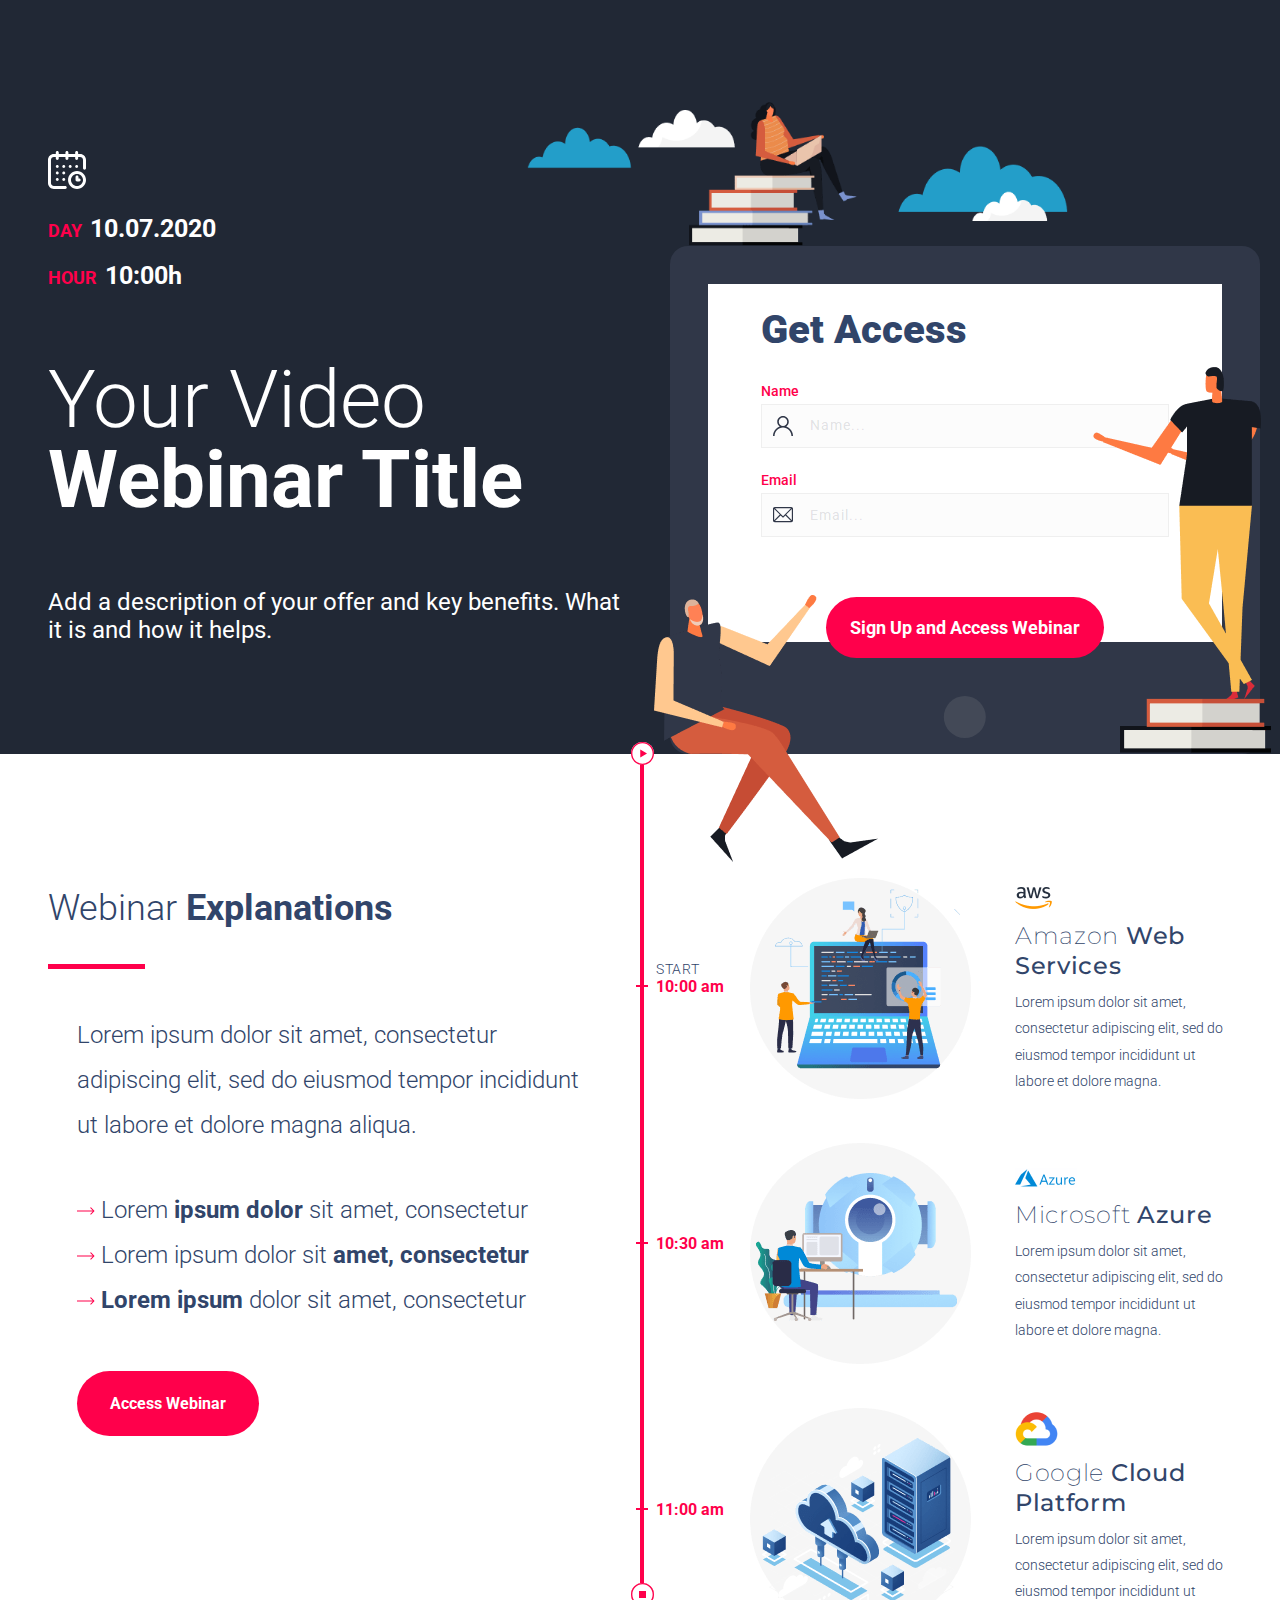
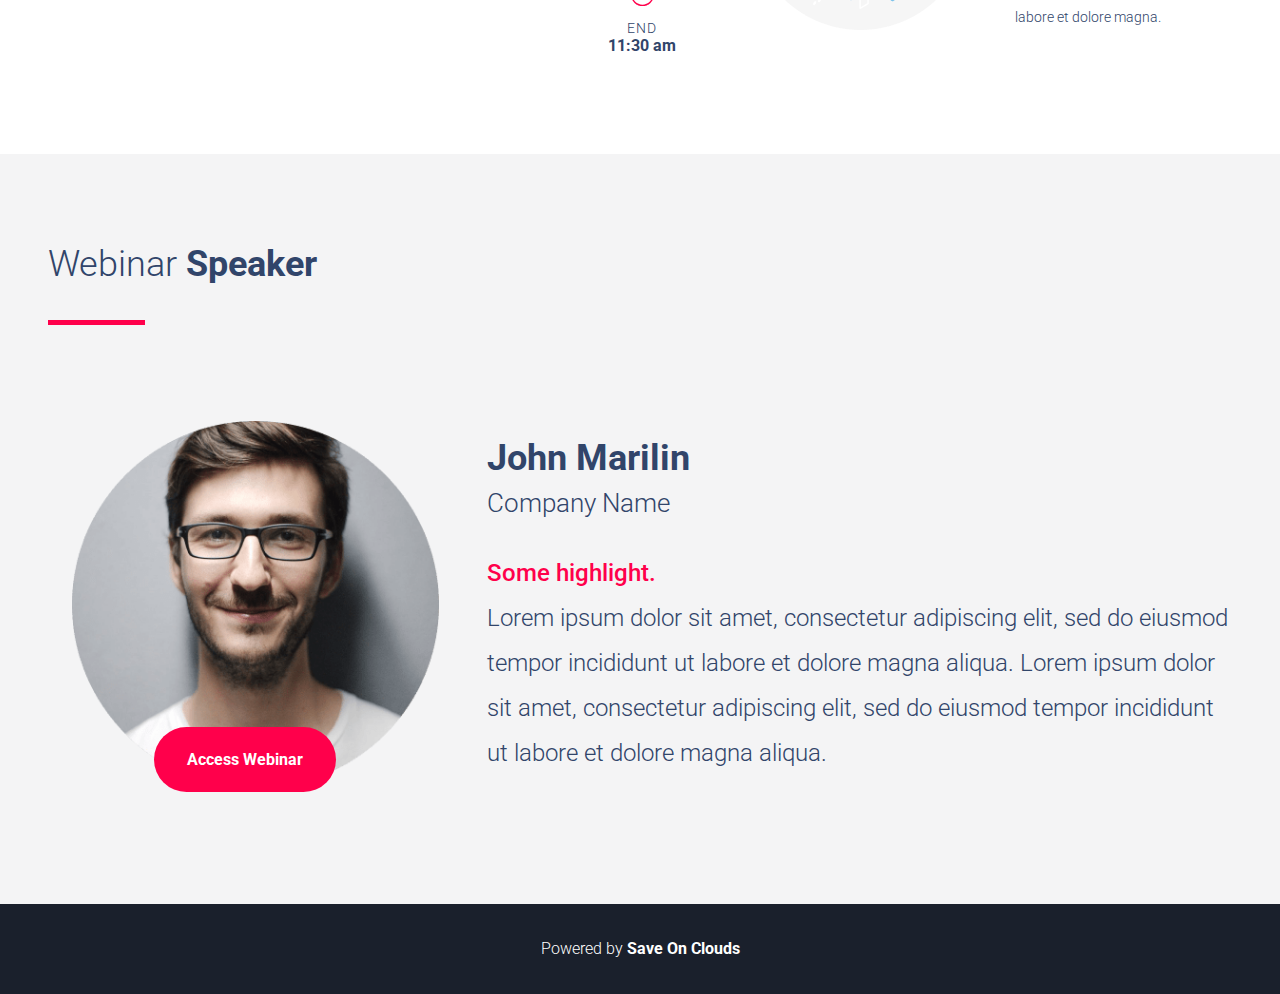
<file: index.html>
﻿<!doctype html>
<html lang="en">
<head>
	<!-- Required meta tags -->
	<meta charset="utf-8">
	<meta name="viewport" content="width=device-width, initial-scale=1, shrink-to-fit=no">

	<!-- add fonts -->
	<link href="https://fonts.googleapis.com/css2?family=Montserrat:wght@200;300;400;500;700&family=Roboto:wght@300;400;500;600;700;900&display=swap" rel="stylesheet">

	<!-- custom styles -->
	<link rel="stylesheet" href="css/main.css">

	<title>Video Webinar</title>

</head>
<body>

	<!-- hero section -->
	<div class="hero" id="hero">
		<div class="container container-hero">
			<div class="row">

				<div class="col-half hero-left-wrapper">
					<div class="hero-left">
						<div class="webinar-time">
							<div class="webinar-icon">
							</div>
							<div class="webinar-date">
								<p><span>Day</span>10.07.2020</p>
								<p><span>Hour</span>10:00h</p>
							</div>
						</div>
						<div class="webinar-title">
							<h1>Your Video <span class="font-bold">Webinar Title</span></h1>
							<p class="subtitle">Add a description of your offer and key benefits. What it is and how it helps.</p>
						</div>
					</div>
				</div>

				<div class="col-half hero-right-wrapper">
					<div class="hero-right">
						<div class="webinar-form-wrapper">
							<p class="form-title">Get Access</p>
							<form action="/" class="webinar-form">
								<div class="form-group">
									<label for="input-name">Name</label>
									<input type="text" class="webinar-input webinar-input-text" name="name" placeholder="Name..." id="input-name" autocomplete="off">
									<label></label>
								</div>
								<div class="form-group">
									<label for="input-email">Email</label>
									<input type="email" class="webinar-input webinar-input-email" name="email" placeholder="Email..." id="input-email" autocomplete="off">
									<label></label>
								</div>
								<button type="submit" class="btn">Sign Up and Access Webinar</button>
							</form>
						</div>
						<div class="form-circle"></div>
					</div>
				</div>

			</div>
		</div>
	</div><!-- hero section -->

	<!-- explanations section -->
	<div class="explanations">
		<div class="container">
			<div class="row">

				<div class="col-half explanations-left">
					<div class="section-title">
						<h2>Webinar <span class="font-bold">Explanations</span></h2>
					</div>
					<div class="explanations-content">
						<p>Lorem ipsum dolor sit amet, consectetur adipiscing elit, sed do eiusmod tempor incididunt ut labore et dolore magna aliqua.</p>
						<div class="explanations-list">
							<ul class="list">
								<li>Lorem <span class="font-bold">ipsum dolor</span> sit amet, consectetur</li>
								<li>Lorem ipsum dolor sit <span class="font-bold">amet, consectetur</span></li>
								<li><span class="font-bold">Lorem ipsum</span> dolor sit amet, consectetur</li>
							</ul>
						</div>
						<a href="#hero" class="btn btn-top">Access Webinar</a>
					</div>
				</div>

				<div class="col-half explanations-right">
					<div class="explanations-line">
						<div class="line-time">
							<span class="line-text">End</span>
							<span class="font-bold">11:30 am</span>
						</div>
					</div>
					<div class="explanations-timeline">
						<div class="timeline-cards">
							<div class="timeline-card">
								<div class="card-time">
									<span class="time-text">Start</span>
									<span>10:00 am</span>
								</div>
								<div class="card-content-wrapper">
									<div class="card-img">
										<img src="img/amazon-img.png" alt="Amazon">
									</div>
									<div class="card-content">
										<img src="img/amazon-icon.png" alt="Icon">
										<h3>Amazon <span class="font-bold">Web Services</span></h3>
										<p>Lorem ipsum dolor sit amet, consectetur adipiscing elit, sed do eiusmod tempor incididunt ut labore et dolore magna. </p>
									</div>
								</div>
							</div>
							<div class="timeline-card">
								<div class="card-time">
									<span>10:30 am</span>
								</div>
								<div class="card-content-wrapper">
									<div class="card-img">
										<img src="img/microsoft-img.png" alt="Microsoft">
									</div>
									<div class="card-content">
										<img src="img/microsoft-icon.png" alt="Icon">
										<h3>Microsoft <span class="font-bold">Azure</span></h3>
										<p>Lorem ipsum dolor sit amet, consectetur adipiscing elit, sed do eiusmod tempor incididunt ut labore et dolore magna. </p>
									</div>
								</div>
							</div>
							<div class="timeline-card">
								<div class="card-time">
									<span>11:00 am</span>
								</div>
								<div class="card-content-wrapper">
									<div class="card-img">
										<img src="img/google-img.png" alt="Google">
									</div>
									<div class="card-content">
										<img src="img/google-icon.png" alt="Icon">
										<h3>Google <span class="font-bold">Cloud Platform</span></h3>
										<p>Lorem ipsum dolor sit amet, consectetur adipiscing elit, sed do eiusmod tempor incididunt ut labore et dolore magna. </p>
									</div>
								</div>
							</div>
						</div>
					</div>
				</div>

			</div>
		</div>
	</div><!-- explanations section -->
	
	<!-- speaker section -->
	<div class="speaker">
		<div class="container">
				
			<div class="section-title">
				<h2>Webinar <span class="font-bold">Speaker</span></h2>
			</div>

			<div class="speaker-content row">

				<div class="col-1-3 speaker-left">
					<div class="speaker-img">
						<img src="img/speaker-img.png" alt="Speaker">
					</div>
					<div class="speaker-btn">
						<a href="#hero" class="btn btn-top">Access Webinar</a>
					</div>
				</div>

				<div class="col-2-3 speaker-right">
					<div class="speaker-text">
						<h3 class="font-bold">John Marilin</h3>
						<p class="speaker-company">Company Name</p>
						<p class="speaker-highlight">Some highlight.</p>
						<p>Lorem ipsum dolor sit amet, consectetur adipiscing elit, sed do eiusmod tempor incididunt ut labore et dolore magna aliqua. Lorem ipsum dolor sit amet, consectetur adipiscing elit, sed do eiusmod tempor incididunt ut labore et dolore magna aliqua.</p>
					</div>
				</div>

			</div>
				
		</div>
	</div>

	<!-- footer section -->
	<footer class="footer">
		<p class="footer-text">Powered by <a href="https://saveonclouds.com/" class="font-bold">Save On Clouds</a></p>
	</footer>


	<!-- Optional JavaScript -->
	<script src="https://code.jquery.com/jquery-3.4.1.min.js"></script>
	<script src="js/custom.js"></script>
	
</body>
</html>
</file>
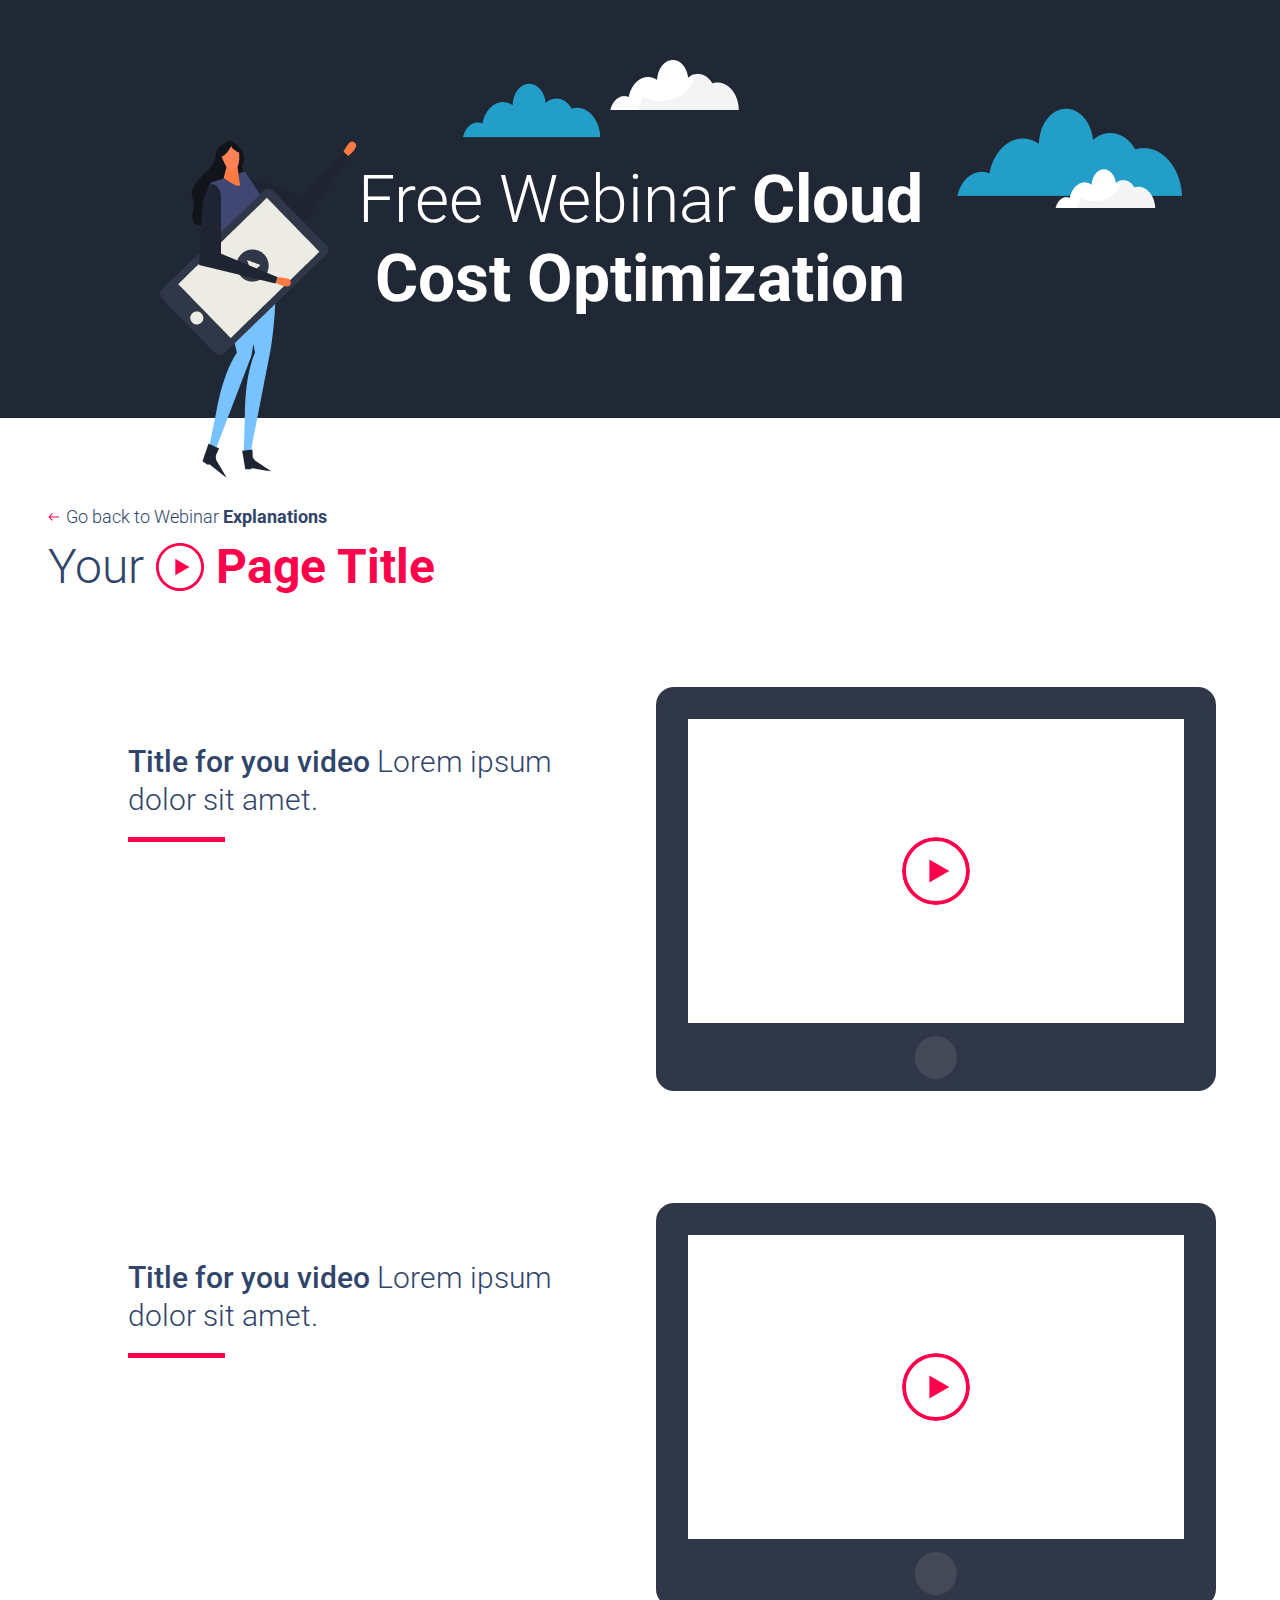
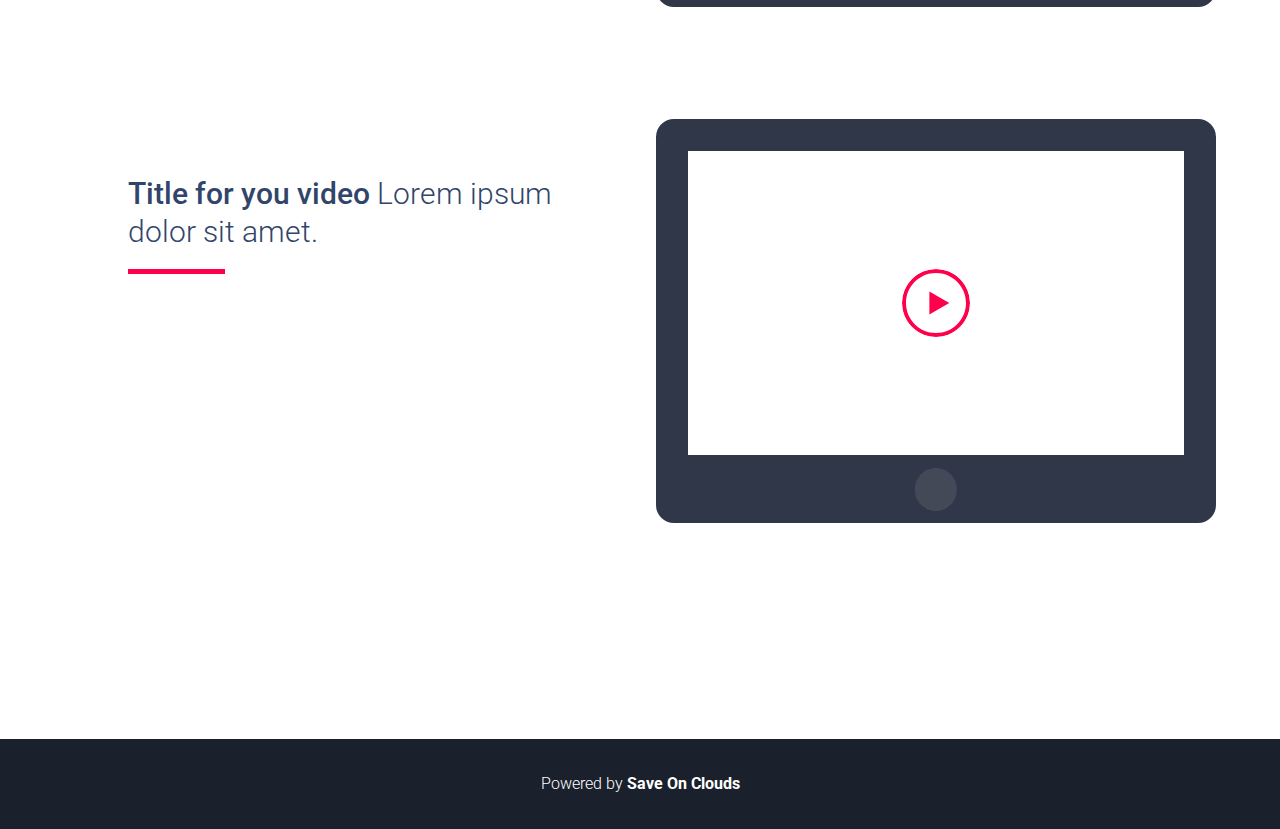
<file: cost-optimization.html>
﻿<!doctype html>
<html lang="en">
<head>
	<!-- Required meta tags -->
	<meta charset="utf-8">
	<meta name="viewport" content="width=device-width, initial-scale=1, shrink-to-fit=no">

	<!-- add fonts -->
	<link href="https://fonts.googleapis.com/css2?family=Montserrat:wght@200;300;400;500;700&family=Roboto:wght@300;400;500;600;700;900&display=swap" rel="stylesheet">

	<!-- custom styles -->
	<link rel="stylesheet" href="css/main.css">

	<title>Cost Optimization</title>

</head>
<body>

	<!-- hero section -->
	<div class="hero-optimization">
		<div class="container optimization-wrapper">
			<div class="optimization-title">
				<h1>Free Webinar <span class="font-bold">Cloud Cost Optimization</span></h1>
			</div>
			<img src="img/optimization-left.png" alt="Image" class="optimization-left">
			<img src="img/optimization-right.png" alt="Image" class="optimization-right">
		</div>
	</div><!-- hero section -->

	<!-- videos section -->
	<div class="videos">
		<div class="container">

			<div class="videos-title">
				<a href="#">Go back to Webinar <span class="font-bold">Explanations</span></a>
				<h2>Your <span class="play-button"></span> <span class="font-bold color-secondary">Page Title</span></h2>
			</div>

			<!-- video section -->
			<div class="row section-video">
				<div class="col-half video-left">
					<div class="section-title">
						<h3><span class="font-bold">Title for you video</span> Lorem ipsum dolor sit amet.</h3>
					</div>
				</div>
				<div class="col-half video-right">
					<div class="video-wrapper">
						<div class="video-wrapper-inner">
							<div class="iframe-wrapper">
								<iframe width="560" height="315" src="https://www.youtube.com/embed/tPgf_btTFlc?ecver=1&amp;rel=0&amp;showinfo=0" frameborder="0" allow="autoplay" allowfullscreen></iframe>
							</div>
							<div class="button-wrapper">
								<span class="play-button">
							</div>
						</div>
						<div class="form-circle"></div>
					</div>
				</div>
			</div>

			<!-- video section -->
			<div class="row section-video">
				<div class="col-half video-left">
					<div class="section-title">
						<h3><span class="font-bold">Title for you video</span> Lorem ipsum dolor sit amet.</h3>
					</div>
				</div>
				<div class="col-half video-right">
					<div class="video-wrapper">
						<div class="video-wrapper-inner">
							<div class="iframe-wrapper">
								<iframe width="560" height="315" src="https://www.youtube.com/embed/tPgf_btTFlc?ecver=1&amp;rel=0&amp;showinfo=0" frameborder="0" allow="autoplay" allowfullscreen></iframe>
							</div>
							<div class="button-wrapper">
								<span class="play-button">
							</div>
						</div>
						<div class="form-circle"></div>
					</div>
				</div>
			</div>

			<!-- video section -->
			<div class="row section-video">
				<div class="col-half video-left">
					<div class="section-title">
						<h3><span class="font-bold">Title for you video</span> Lorem ipsum dolor sit amet.</h3>
					</div>
				</div>
				<div class="col-half video-right">
					<div class="video-wrapper">
						<div class="video-wrapper-inner">
							<div class="iframe-wrapper">
								<iframe width="560" height="315" src="https://www.youtube.com/embed/tPgf_btTFlc?ecver=1&amp;rel=0&amp;showinfo=0" frameborder="0" allow="autoplay" allowfullscreen></iframe>
							</div>
							<div class="button-wrapper">
								<span class="play-button">
							</div>
						</div>
						<div class="form-circle"></div>
					</div>
				</div>
			</div>
			
		</div>
	</div><!-- explanations section -->

	<!-- footer section -->
	<footer class="footer">
		<p class="footer-text">Powered by <a href="https://saveonclouds.com/" class="font-bold">Save On Clouds</a></p>
	</footer>


	<!-- Optional JavaScript -->
	<script src="https://code.jquery.com/jquery-3.4.1.min.js"></script>
	<script src="js/custom.js"></script>
	
</body>
</html>
</file>
<file: css/main.css>
* {
  -webkit-box-sizing: border-box;
  box-sizing: border-box;
}

body {
  margin: 0;
  border: 0;
  padding: 0;
  outline: 0;
  font-size: 100%;
  vertical-align: baseline;
  background: transparent;
}

a {
  color: #fff;
  text-decoration: none;
  outline: none;
}

input,
button,
textarea,
select {
  -webkit-appearance: none;
  outline: none;
}

ol,
ul,
li {
  list-style: none;
  margin: 0;
  padding: 0;
}

img {
  max-width: 100%;
  border: none;
  outline: none;
}

.container {
  width: 100%;
  max-width: 1440px;
  margin: 0 auto;
  padding-left: 6.125rem;
  padding-right: 6.125rem;
}

.container.container-hero {
  padding-right: 1.25rem;
}

@media screen and (max-width: 1366px) {
  .container {
    padding-left: 3rem;
    padding-right: 3rem;
  }
}

@media screen and (max-width: 1199px) {
  .container {
    padding-left: 1rem;
    padding-right: 1rem;
  }
  .container.container-hero {
    padding-right: 1rem;
  }
}

.row {
  display: -webkit-box;
  display: -ms-flexbox;
  display: flex;
  -ms-flex-wrap: wrap;
      flex-wrap: wrap;
}

.col-half {
  -webkit-box-flex: 0;
      -ms-flex: 0 0 50%;
          flex: 0 0 50%;
  max-width: 50%;
}

@media screen and (max-width: 991px) {
  .col-half {
    -ms-flex-preferred-size: 100%;
        flex-basis: 100%;
    max-width: 100%;
  }
}

.col-1-3 {
  -webkit-box-flex: 0;
      -ms-flex: 0 0 33.33333%;
          flex: 0 0 33.33333%;
  max-width: 33.33333%;
}

@media screen and (max-width: 767px) {
  .col-1-3 {
    -ms-flex-preferred-size: 100%;
        flex-basis: 100%;
    max-width: 100%;
  }
}

.col-2-3 {
  -webkit-box-flex: 0;
      -ms-flex: 0 0 66.66667;
          flex: 0 0 66.66667;
  max-width: 66.66667%;
}

@media screen and (max-width: 767px) {
  .col-2-3 {
    -ms-flex-preferred-size: 100%;
        flex-basis: 100%;
    max-width: 100%;
  }
}

.btn {
  display: inline-block;
  font-family: "Roboto", sans-serif;
  font-size: 1rem;
  font-weight: bold;
  color: #fff;
  border: 0;
  border-radius: 3.125rem;
  background-color: #FF004B;
  cursor: pointer;
  z-index: 100;
  white-space: nowrap;
}

.btn.btn-top {
  padding: 1.4375rem 2.0625rem;
}

.list li {
  position: relative;
  padding-left: 1.5rem;
}

.list li::before {
  position: absolute;
  display: block;
  content: '';
  width: 1.125rem;
  height: 8px;
  left: 0;
  top: 19px;
  background: url("data:image/svg+xml,%3Csvg width='18' height='8' viewBox='0 0 18 8' fill='none' xmlns='http://www.w3.org/2000/svg'%3E%3Cpath d='M17.3536 4.35355C17.5488 4.15829 17.5488 3.84171 17.3536 3.64645L14.1716 0.464466C13.9763 0.269204 13.6597 0.269204 13.4645 0.464466C13.2692 0.659728 13.2692 0.976311 13.4645 1.17157L16.2929 4L13.4645 6.82843C13.2692 7.02369 13.2692 7.34027 13.4645 7.53553C13.6597 7.7308 13.9763 7.7308 14.1716 7.53553L17.3536 4.35355ZM0 4.5H17V3.5H0V4.5Z' fill='%23FF004B'/%3E%3C/svg%3E") left center no-repeat;
  background-size: 18px;
}

@media screen and (max-width: 767px) {
  .list li::before {
    top: 15px;
  }
}

.section-title {
  position: relative;
  padding-bottom: 1.9375rem;
}

.section-title::after {
  position: absolute;
  display: block;
  content: '';
  left: 0;
  bottom: 0;
  width: 6.0625rem;
  height: 5px;
  background-color: #FF004B;
}

@media screen and (max-width: 575px) {
  .section-title {
    padding-bottom: 1rem;
  }
}

/* typography */
body {
  font-family: "Roboto", sans-serif;
  color: #31456A;
  font-weight: 300;
}

h1, h2, h3 {
  margin-top: 0;
  margin-bottom: 0;
  font-weight: 300;
}

h1 {
  margin-bottom: 4.25rem;
  font-size: 6rem;
  line-height: 1;
}

@media screen and (max-width: 1366px) {
  h1 {
    font-size: 5rem;
  }
}

@media screen and (max-width: 991px) {
  h1 {
    margin-bottom: 3.5rem;
  }
}

@media screen and (max-width: 767px) {
  h1 {
    font-size: 3rem;
  }
}

h2 {
  font-size: 2.25rem;
  line-height: 1.667;
}

@media screen and (max-width: 767px) {
  h2 {
    font-size: 2rem;
  }
}

h3 {
  margin-bottom: 0.5rem;
  font-size: 1.5rem;
  line-height: 1.25;
}

h3 .font-bold {
  font-weight: 500;
}

p, li {
  margin-top: 0;
  margin-bottom: 0;
  font-size: 1.5rem;
  line-height: 1.875;
  font-weight: 300;
}

p.subtitle, li.subtitle {
  font-weight: 400;
  line-height: 1.1667;
}

@media screen and (max-width: 767px) {
  p.subtitle, li.subtitle {
    font-size: 1.25rem;
  }
}

@media screen and (max-width: 767px) {
  p, li {
    font-size: 1.25rem;
  }
}

.font-bold {
  font-weight: bold;
}

.color-secondary {
  color: #FF004B;
}

/* hero section */
.hero {
  display: -webkit-box;
  display: -ms-flexbox;
  display: flex;
  -webkit-box-align: end;
      -ms-flex-align: end;
          align-items: flex-end;
  min-height: 754px;
  color: #fff;
  background-color: #212835;
}

.hero-left-wrapper, .hero-right-wrapper {
  display: -webkit-box;
  display: -ms-flexbox;
  display: flex;
  -webkit-box-align: end;
      -ms-flex-align: end;
          align-items: flex-end;
}

.hero-left-wrapper {
  padding-right: 1rem;
}

@media screen and (max-width: 991px) {
  .hero-left-wrapper {
    padding-right: 0;
  }
}

.hero-right-wrapper {
  position: relative;
  -webkit-box-pack: end;
      -ms-flex-pack: end;
          justify-content: flex-end;
  padding-left: 1rem;
}

.hero-right-wrapper::before, .hero-right-wrapper::after {
  position: absolute;
  display: block;
  z-index: 10;
}

@media screen and (max-width: 575px) {
  .hero-right-wrapper::before, .hero-right-wrapper::after {
    display: none;
  }
}

.hero-right-wrapper::before {
  content: url("../img/hero-bottom-left.png");
  left: 0;
  bottom: -7rem;
}

.hero-right-wrapper::after {
  content: url("../img/hero-bottom-right.png");
  right: -0.75rem;
  bottom: -3px;
}

@media screen and (max-width: 991px) {
  .hero-right-wrapper {
    padding-left: 0;
  }
}

.hero-left {
  padding-top: 3.75rem;
  padding-bottom: 6.875rem;
}

@media screen and (max-width: 991px) {
  .hero-left {
    padding-bottom: 4.5rem;
  }
}

.hero-right {
  position: relative;
  -ms-flex-preferred-size: 100%;
      flex-basis: 100%;
  max-width: 100%;
  padding: 2.375rem 2.375rem 7rem;
  border-radius: 1.125rem;
  background-color: #303748;
}

.hero-right::before {
  position: absolute;
  display: block;
  content: url("../img/hero-top.png");
  left: -9rem;
  bottom: calc(100% - 3px);
}

@media screen and (max-width: 1366px) {
  .hero-right::before {
    -webkit-transform: scale(0.75);
    transform: scale(0.75);
    left: -14.5rem;
    bottom: calc(100% - 27px);
  }
}

@media screen and (max-width: 991px) {
  .hero-right::before {
    display: none;
  }
}

@media screen and (max-width: 575px) {
  .hero-right {
    padding: 1.75rem;
  }
}

.webinar-time {
  margin-bottom: 3.75rem;
}

@media screen and (max-width: 991px) {
  .webinar-time {
    margin-bottom: 2rem;
  }
}

.webinar-date p {
  font-size: 1.5625rem;
  font-weight: bold;
}

@media screen and (max-width: 767px) {
  .webinar-date p {
    font-size: 1.25rem;
  }
}

.webinar-date span {
  padding-right: 0.5rem;
  color: #FF004B;
  font-size: 1.125rem;
  text-transform: uppercase;
}

.webinar-icon {
  margin-bottom: 1.0625rem;
  width: 2.375rem;
  height: 2.375rem;
  background: url("data:image/svg+xml,%3Csvg width='38' height='38' viewBox='0 0 38 38' fill='none' xmlns='http://www.w3.org/2000/svg'%3E%3Cpath d='M28.6484 17.0703C29.4682 17.0703 30.1328 16.4057 30.1328 15.5859C30.1328 14.7661 29.4682 14.1016 28.6484 14.1016C27.8286 14.1016 27.1641 14.7661 27.1641 15.5859C27.1641 16.4057 27.8286 17.0703 28.6484 17.0703Z' fill='white'/%3E%3Cpath d='M32.0625 2.96875H30.1328V1.48438C30.1328 0.664555 29.4683 0 28.6484 0C27.8286 0 27.1641 0.664555 27.1641 1.48438V2.96875H20.4102V1.48438C20.4102 0.664555 19.7456 0 18.9258 0C18.106 0 17.4414 0.664555 17.4414 1.48438V2.96875H10.7617V1.48438C10.7617 0.664555 10.0972 0 9.27734 0C8.45752 0 7.79297 0.664555 7.79297 1.48438V2.96875H5.9375C2.66356 2.96875 0 5.63231 0 8.90625V32.0625C0 35.3364 2.66356 38 5.9375 38H17.293C18.1128 38 18.7773 37.3354 18.7773 36.5156C18.7773 35.6958 18.1128 35.0312 17.293 35.0312H5.9375C4.30053 35.0312 2.96875 33.6995 2.96875 32.0625V8.90625C2.96875 7.26928 4.30053 5.9375 5.9375 5.9375H7.79297V7.42188C7.79297 8.2417 8.45752 8.90625 9.27734 8.90625C10.0972 8.90625 10.7617 8.2417 10.7617 7.42188V5.9375H17.4414V7.42188C17.4414 8.2417 18.106 8.90625 18.9258 8.90625C19.7456 8.90625 20.4102 8.2417 20.4102 7.42188V5.9375H27.1641V7.42188C27.1641 8.2417 27.8286 8.90625 28.6484 8.90625C29.4683 8.90625 30.1328 8.2417 30.1328 7.42188V5.9375H32.0625C33.6995 5.9375 35.0312 7.26928 35.0312 8.90625V17.3672C35.0312 18.187 35.6958 18.8516 36.5156 18.8516C37.3354 18.8516 38 18.187 38 17.3672V8.90625C38 5.63231 35.3364 2.96875 32.0625 2.96875Z' fill='white'/%3E%3Cpath d='M29.0195 20.0391C24.0677 20.0391 20.0391 24.0677 20.0391 29.0195C20.0391 33.9714 24.0677 38 29.0195 38C33.9714 38 38 33.9714 38 29.0195C38 24.0677 33.9714 20.0391 29.0195 20.0391ZM29.0195 35.0312C25.7047 35.0312 23.0078 32.3344 23.0078 29.0195C23.0078 25.7046 25.7047 23.0078 29.0195 23.0078C32.3344 23.0078 35.0312 25.7046 35.0312 29.0195C35.0312 32.3344 32.3344 35.0312 29.0195 35.0312Z' fill='white'/%3E%3Cpath d='M31.1719 27.5352H30.5039V25.9766C30.5039 25.1567 29.8394 24.4922 29.0195 24.4922C28.1997 24.4922 27.5352 25.1567 27.5352 25.9766V29.0195C27.5352 29.8394 28.1997 30.5039 29.0195 30.5039H31.1719C31.9917 30.5039 32.6562 29.8394 32.6562 29.0195C32.6562 28.1997 31.9917 27.5352 31.1719 27.5352Z' fill='white'/%3E%3Cpath d='M22.1914 17.0703C23.0112 17.0703 23.6758 16.4057 23.6758 15.5859C23.6758 14.7661 23.0112 14.1016 22.1914 14.1016C21.3716 14.1016 20.707 14.7661 20.707 15.5859C20.707 16.4057 21.3716 17.0703 22.1914 17.0703Z' fill='white'/%3E%3Cpath d='M15.7344 23.5273C16.5542 23.5273 17.2188 22.8628 17.2188 22.043C17.2188 21.2232 16.5542 20.5586 15.7344 20.5586C14.9146 20.5586 14.25 21.2232 14.25 22.043C14.25 22.8628 14.9146 23.5273 15.7344 23.5273Z' fill='white'/%3E%3Cpath d='M9.27734 17.0703C10.0971 17.0703 10.7617 16.4057 10.7617 15.5859C10.7617 14.7661 10.0971 14.1016 9.27734 14.1016C8.45755 14.1016 7.79297 14.7661 7.79297 15.5859C7.79297 16.4057 8.45755 17.0703 9.27734 17.0703Z' fill='white'/%3E%3Cpath d='M9.27734 23.5273C10.0971 23.5273 10.7617 22.8628 10.7617 22.043C10.7617 21.2232 10.0971 20.5586 9.27734 20.5586C8.45755 20.5586 7.79297 21.2232 7.79297 22.043C7.79297 22.8628 8.45755 23.5273 9.27734 23.5273Z' fill='white'/%3E%3Cpath d='M9.27734 29.9844C10.0971 29.9844 10.7617 29.3198 10.7617 28.5C10.7617 27.6802 10.0971 27.0156 9.27734 27.0156C8.45755 27.0156 7.79297 27.6802 7.79297 28.5C7.79297 29.3198 8.45755 29.9844 9.27734 29.9844Z' fill='white'/%3E%3Cpath d='M15.7344 29.9844C16.5542 29.9844 17.2188 29.3198 17.2188 28.5C17.2188 27.6802 16.5542 27.0156 15.7344 27.0156C14.9146 27.0156 14.25 27.6802 14.25 28.5C14.25 29.3198 14.9146 29.9844 15.7344 29.9844Z' fill='white'/%3E%3Cpath d='M15.7344 17.0703C16.5542 17.0703 17.2188 16.4057 17.2188 15.5859C17.2188 14.7661 16.5542 14.1016 15.7344 14.1016C14.9146 14.1016 14.25 14.7661 14.25 15.5859C14.25 16.4057 14.9146 17.0703 15.7344 17.0703Z' fill='white'/%3E%3C/svg%3E") center center no-repeat;
  background-size: 2.375rem;
}

.webinar-form-wrapper {
  position: relative;
  padding: 0.5rem 3.3125rem 3.0625rem;
  background-color: #fff;
}

.webinar-form-wrapper .form-title {
  margin-bottom: 1rem;
  font-size: 3rem;
  font-weight: 900;
  color: #31456A;
}

@media screen and (max-width: 1366px) {
  .webinar-form-wrapper .form-title {
    font-size: 2.5rem;
  }
}

@media screen and (max-width: 767px) {
  .webinar-form-wrapper .form-title {
    font-size: 2rem;
  }
}

@media screen and (max-width: 575px) {
  .webinar-form-wrapper {
    padding: 0.5rem 1.5rem 2.5rem;
  }
}

.webinar-form {
  padding: 0 3.6875rem 2rem;
}

.webinar-form .form-group {
  position: relative;
  margin-bottom: 1.5rem;
}

.webinar-form label {
  display: block;
  margin-bottom: 5px;
  font-size: 0.875rem;
  font-weight: 500;
  line-height: 1.15;
  color: #FF004B;
}

.webinar-form input {
  position: relative;
  padding-left: 3rem;
  width: 100%;
  height: 2.75rem;
  border: 0.5px solid rgba(0, 0, 0, 0.05);
  background: -webkit-gradient(linear, left bottom, left top, from(#FCFCFC), to(#FCFCFC)), -webkit-gradient(linear, left bottom, left top, from(#FFFFFF), to(#FFFFFF)), #FFFFFF;
  background: linear-gradient(0deg, #FCFCFC, #FCFCFC), linear-gradient(0deg, #FFFFFF, #FFFFFF), #FFFFFF;
}

.webinar-form input::-webkit-input-placeholder {
  font-family: "Roboto", sans-serif;
  font-size: 0.875rem;
  color: rgba(48, 55, 72, 0.15);
  letter-spacing: 1px;
}

.webinar-form input:-ms-input-placeholder {
  font-family: "Roboto", sans-serif;
  font-size: 0.875rem;
  color: rgba(48, 55, 72, 0.15);
  letter-spacing: 1px;
}

.webinar-form input::-ms-input-placeholder {
  font-family: "Roboto", sans-serif;
  font-size: 0.875rem;
  color: rgba(48, 55, 72, 0.15);
  letter-spacing: 1px;
}

.webinar-form input::placeholder {
  font-family: "Roboto", sans-serif;
  font-size: 0.875rem;
  color: rgba(48, 55, 72, 0.15);
  letter-spacing: 1px;
}

.webinar-form input ~ label {
  display: block;
  position: absolute;
  margin-bottom: 0;
  width: 2.75rem;
  height: 2.75rem;
  left: 0;
  bottom: 0;
  background-size: 20px;
  background-repeat: no-repeat;
  background-position: left 12px center;
}

.webinar-form input.webinar-input-text ~ label {
  background-image: url("data:image/svg+xml,%3Csvg width='20' height='20' viewBox='0 0 20 20' fill='none' xmlns='http://www.w3.org/2000/svg'%3E%3Cpath d='M17.0711 12.9289C15.9819 11.8398 14.6855 11.0335 13.2711 10.5454C14.786 9.50199 15.7812 7.75578 15.7812 5.78125C15.7812 2.59348 13.1878 0 10 0C6.81223 0 4.21875 2.59348 4.21875 5.78125C4.21875 7.75578 5.21402 9.50199 6.72898 10.5454C5.31453 11.0335 4.01813 11.8398 2.92895 12.9289C1.0402 14.8177 0 17.3289 0 20H1.5625C1.5625 15.3475 5.34754 11.5625 10 11.5625C14.6525 11.5625 18.4375 15.3475 18.4375 20H20C20 17.3289 18.9598 14.8177 17.0711 12.9289ZM10 10C7.67379 10 5.78125 8.1075 5.78125 5.78125C5.78125 3.455 7.67379 1.5625 10 1.5625C12.3262 1.5625 14.2188 3.455 14.2188 5.78125C14.2188 8.1075 12.3262 10 10 10Z' fill='%23303748'/%3E%3C/svg%3E");
}

.webinar-form input.webinar-input-email ~ label {
  background-image: url("data:image/svg+xml,%3Csvg width='20' height='16' viewBox='0 0 20 16' fill='none' xmlns='http://www.w3.org/2000/svg'%3E%3Cpath d='M18.2422 0H1.75781C0.789766 0 0 0.788906 0 1.75781V13.4766C0 14.4422 0.78625 15.2344 1.75781 15.2344H18.2422C19.2078 15.2344 20 14.4481 20 13.4766V1.75781C20 0.792188 19.2138 0 18.2422 0ZM17.9995 1.17188L10.0373 9.1341L2.00621 1.17188H17.9995ZM1.17188 13.2339V1.99488L6.81559 7.5902L1.17188 13.2339ZM2.00051 14.0625L7.64777 8.41523L9.62656 10.377C9.85563 10.6041 10.2253 10.6034 10.4534 10.3752L12.3828 8.44582L17.9995 14.0625H2.00051ZM18.8281 13.2339L13.2114 7.61719L18.8281 2.00047V13.2339Z' fill='%23303748'/%3E%3C/svg%3E");
}

.webinar-form .btn {
  position: absolute;
  left: 50%;
  -webkit-transform: translateX(-50%);
  transform: translateX(-50%);
  bottom: -2.5625rem;
  padding: 1.875rem 2.5rem;
  font-size: 1.125rem;
}

@media screen and (max-width: 1366px) {
  .webinar-form .btn {
    padding: 1.25rem 1.5rem;
    bottom: -1rem;
  }
}

@media screen and (max-width: 1366px) {
  .webinar-form {
    padding-left: 0;
    padding-right: 0;
  }
}

.form-circle {
  position: absolute;
  left: 50%;
  bottom: 1rem;
  -webkit-transform: translateX(-50%);
  transform: translateX(-50%);
  width: 2.65rem;
  height: 2.65rem;
  border-radius: 50%;
  background-color: rgba(236, 235, 228, 0.1);
}

/* explanations section */
.explanations {
  position: relative;
  padding: 0 0 5rem;
}

.explanations-left,
.explanations-right {
  position: relative;
  padding-top: 7.75rem;
}

@media screen and (max-width: 991px) {
  .explanations-right {
    padding-top: 3rem;
  }
}

@media screen and (max-width: 575px) {
  .explanations-left {
    padding-top: 3rem;
  }
}

.explanations-line {
  position: absolute;
  top: 0;
  left: 0;
  height: calc(100% - 5rem);
  border: 2px solid #FF004B;
}

.explanations-line::before, .explanations-line::after {
  position: absolute;
  display: block;
  content: '';
  width: 23px;
  height: 23px;
  left: -11px;
  background-repeat: no-repeat;
  background-position: center;
  background-size: 23px;
}

.explanations-line::before {
  top: -14px;
  background-image: url("data:image/svg+xml,%3Csvg width='23' height='23' viewBox='0 0 23 23' fill='none' xmlns='http://www.w3.org/2000/svg'%3E%3Crect width='23' height='23' rx='11.5' fill='white'/%3E%3Cpath d='M19.6317 3.36824C17.4597 1.19622 14.5718 0 11.5 0C8.4282 0 5.54026 1.19622 3.36824 3.36824C1.19618 5.5403 0 8.42824 0 11.5C0 14.5718 1.19618 17.4597 3.36824 19.6317C5.5403 21.8038 8.4282 23 11.5 23C14.5718 23 17.4597 21.8038 19.6317 19.6317C21.8038 17.4597 23 14.5718 23 11.5C23 8.42824 21.8038 5.54035 19.6317 3.36824ZM11.5 21.6523C5.90197 21.6523 1.34766 17.098 1.34766 11.5C1.34766 5.90197 5.90197 1.34766 11.5 1.34766C17.098 1.34766 21.6523 5.90197 21.6523 11.5C21.6523 17.098 17.098 21.6523 11.5 21.6523Z' fill='%23FF004B'/%3E%3Cpath d='M16 11.5L9.25 15.3971L9.25 7.60289L16 11.5Z' fill='%23FF004B'/%3E%3C/svg%3E");
}

.explanations-line::after {
  bottom: -14px;
  background-image: url("data:image/svg+xml,%3Csvg width='23' height='23' viewBox='0 0 23 23' fill='none' xmlns='http://www.w3.org/2000/svg'%3E%3Cpath d='M19.6317 3.36824C17.4597 1.19622 14.5718 0 11.5 0C8.4282 0 5.54026 1.19622 3.36824 3.36824C1.19618 5.5403 0 8.42824 0 11.5C0 14.5718 1.19618 17.4597 3.36824 19.6317C5.5403 21.8038 8.4282 23 11.5 23C14.5718 23 17.4597 21.8038 19.6317 19.6317C21.8038 17.4597 23 14.5718 23 11.5C23 8.42824 21.8038 5.54035 19.6317 3.36824ZM11.5 21.6523C5.90197 21.6523 1.34766 17.098 1.34766 11.5C1.34766 5.90197 5.90197 1.34766 11.5 1.34766C17.098 1.34766 21.6523 5.90197 21.6523 11.5C21.6523 17.098 17.098 21.6523 11.5 21.6523Z' fill='%23FF004B'/%3E%3Cpath d='M16.9942 7.81008C16.7311 7.54702 16.3044 7.54702 16.0413 7.81013L10.091 13.7604L6.95872 10.6282C6.69561 10.3651 6.26894 10.3651 6.00579 10.6282C5.74264 10.8913 5.74264 11.3179 6.00579 11.5811L9.6145 15.1898C9.74608 15.3214 9.91853 15.3871 10.0909 15.3871C10.2634 15.3871 10.4359 15.3213 10.5674 15.1898L16.9942 8.76301C17.2573 8.49991 17.2573 8.07324 16.9942 7.81008Z' fill='%23FF004B'/%3E%3Crect width='23' height='23' rx='11.5' fill='white'/%3E%3Cpath d='M19.6317 3.36824C17.4597 1.19622 14.5718 0 11.5 0C8.4282 0 5.54026 1.19622 3.36824 3.36824C1.19618 5.5403 0 8.42824 0 11.5C0 14.5718 1.19618 17.4597 3.36824 19.6317C5.5403 21.8038 8.4282 23 11.5 23C14.5718 23 17.4597 21.8038 19.6317 19.6317C21.8038 17.4597 23 14.5718 23 11.5C23 8.42824 21.8038 5.54035 19.6317 3.36824ZM11.5 21.6523C5.90197 21.6523 1.34766 17.098 1.34766 11.5C1.34766 5.90197 5.90197 1.34766 11.5 1.34766C17.098 1.34766 21.6523 5.90197 21.6523 11.5C21.6523 17.098 17.098 21.6523 11.5 21.6523Z' fill='%23FF004B'/%3E%3Cpath d='M8 8H15V15H8V8Z' fill='%23FF004B'/%3E%3C/svg%3E");
}

.line-time {
  position: absolute;
  display: -webkit-box;
  display: -ms-flexbox;
  display: flex;
  -webkit-box-orient: vertical;
  -webkit-box-direction: normal;
      -ms-flex-direction: column;
          flex-direction: column;
  -webkit-box-align: center;
      -ms-flex-align: center;
          align-items: center;
  top: calc(100% + 28px);
  left: 0;
  -webkit-transform: translateX(-50%);
  transform: translateX(-50%);
  white-space: nowrap;
}

.line-time .line-text {
  font-size: 0.875rem;
  text-transform: uppercase;
  letter-spacing: 0.7px;
}

@media screen and (max-width: 991px) {
  .line-time {
    -webkit-box-align: start;
        -ms-flex-align: start;
            align-items: flex-start;
    -webkit-transform: none;
    transform: none;
  }
}

.explanations-content {
  padding: 2.75rem 3.8125rem 2.75rem 1.8125rem;
}

.explanations-list {
  padding: 2.5rem 0 3rem;
}

.timeline-card {
  display: -webkit-box;
  display: -ms-flexbox;
  display: flex;
  -webkit-box-align: center;
      -ms-flex-align: center;
          align-items: center;
  margin-bottom: 2.5rem;
}

.card-time {
  position: relative;
  -ms-flex-negative: 0;
      flex-shrink: 0;
  -ms-flex-preferred-size: 6.875rem;
      flex-basis: 6.875rem;
  display: -webkit-box;
  display: -ms-flexbox;
  display: flex;
  -webkit-box-orient: vertical;
  -webkit-box-direction: normal;
      -ms-flex-direction: column;
          flex-direction: column;
  margin-top: -1.5rem;
  padding-left: 1rem;
}

.card-time span:not(.time-text) {
  color: #FF004B;
  font-weight: bold;
}

.card-time .time-text {
  font-size: 0.875rem;
  text-transform: uppercase;
  letter-spacing: 0.7px;
}

.card-time::before {
  position: absolute;
  display: block;
  content: '';
  left: -4px;
  bottom: 9px;
  width: 12px;
  height: 2px;
  background-color: #FF004B;
}

.card-img {
  -ms-flex-negative: 0;
      flex-shrink: 0;
}

@media screen and (max-width: 1199px) {
  .card-img img {
    max-width: 160px;
  }
}

.card-content-wrapper {
  display: -webkit-box;
  display: -ms-flexbox;
  display: flex;
  -webkit-box-align: center;
      -ms-flex-align: center;
          align-items: center;
}

@media screen and (max-width: 575px) {
  .card-content-wrapper {
    -webkit-box-orient: vertical;
    -webkit-box-direction: normal;
        -ms-flex-direction: column;
            flex-direction: column;
  }
}

.card-content {
  padding-left: 2.75rem;
}

.card-content h3 {
  padding-right: 1rem;
  font-family: "Montserrat", sans-serif;
  font-weight: 200;
  letter-spacing: 0.7px;
}

.card-content img {
  margin-bottom: 0.5rem;
}

.card-content p {
  font-size: 0.875rem;
}

@media screen and (max-width: 1199px) {
  .card-content {
    padding-left: 1.75rem;
  }
}

/* speaker section */
.speaker {
  padding: 5rem 0 7rem;
  background-color: rgba(33, 40, 53, 0.05);
}

@media screen and (max-width: 767px) {
  .speaker {
    padding: 3rem 0;
  }
}

.speaker-left {
  position: relative;
  padding-left: 1.5rem;
  padding-right: 0.25rem;
}

@media screen and (max-width: 767px) {
  .speaker-left {
    text-align: center;
  }
}

.speaker-right {
  padding-left: 2.75rem;
  padding-right: 0.25rem;
}

@media screen and (max-width: 767px) {
  .speaker-right {
    padding-left: 0;
    padding-right: 0;
    padding-top: 1rem;
  }
}

.speaker-content {
  -webkit-box-align: center;
      -ms-flex-align: center;
          align-items: center;
  padding-top: 6rem;
}

@media screen and (max-width: 767px) {
  .speaker-content {
    padding-top: 3rem;
  }
}

.speaker-btn {
  position: absolute;
  left: 50%;
  bottom: 0;
  -webkit-transform: translateX(-50%);
  transform: translateX(-50%);
}

.speaker-text h3 {
  font-size: 2.25rem;
}

.speaker-text .speaker-company {
  margin-bottom: 2rem;
  font-size: 1.625rem;
  line-height: 1.15;
}

.speaker-text .speaker-highlight {
  font-weight: 500;
  color: #FF004B;
}

/* footer section */
.footer {
  padding: 1.875rem 1rem;
  background-color: #1A202C;
}

.footer .footer-text {
  font-size: 1rem;
  color: #fff;
  text-align: center;
}

/* cost optimization page */
.hero-optimization {
  color: #fff;
  background-color: #212835;
}

.optimization-wrapper {
  position: relative;
  display: -webkit-box;
  display: -ms-flexbox;
  display: flex;
  -webkit-box-pack: center;
      -ms-flex-pack: center;
          justify-content: center;
  -webkit-box-align: center;
      -ms-flex-align: center;
          align-items: center;
}

.optimization-title {
  padding-top: 10rem;
  padding-bottom: 5.25rem;
  max-width: 37rem;
}

.optimization-title h1 {
  margin-bottom: 1rem;
  font-size: 4.125rem;
  text-align: center;
  line-height: 1.2;
}

@media screen and (max-width: 767px) {
  .optimization-title h1 {
    font-size: 3rem;
  }
}

@media screen and (max-width: 767px) {
  .optimization-title {
    padding-top: 5.25rem;
  }
}

.optimization-left {
  position: absolute;
  left: 10rem;
  bottom: -3.75rem;
}

@media screen and (max-width: 1199px) {
  .optimization-left {
    left: 2rem;
  }
}

@media screen and (max-width: 991px) {
  .optimization-left {
    width: 16%;
  }
}

@media screen and (max-width: 767px) {
  .optimization-left {
    display: none;
  }
}

.optimization-right {
  position: absolute;
  top: 3.75rem;
  right: 6.125rem;
}

@media screen and (max-width: 1199px) {
  .optimization-right {
    right: 1rem;
  }
}

@media screen and (max-width: 991px) {
  .optimization-right {
    width: 60%;
  }
}

@media screen and (max-width: 767px) {
  .optimization-right {
    display: none;
  }
}

.videos {
  padding: 5.5rem 0 10rem;
}

@media screen and (max-width: 767px) {
  .videos {
    padding-bottom: 5.5rem;
  }
}

.videos-title {
  padding: 0 0 1.5rem;
}

.videos-title a {
  padding-left: 1.15rem;
  font-size: 1.125rem;
  color: #31456A;
  background-image: url("data:image/svg+xml,%3Csvg width='11' height='8' viewBox='0 0 11 8' fill='none' xmlns='http://www.w3.org/2000/svg'%3E%3Cpath d='M0.646446 3.64645C0.451184 3.84171 0.451184 4.15829 0.646446 4.35355L3.82843 7.53553C4.02369 7.7308 4.34027 7.7308 4.53553 7.53553C4.7308 7.34027 4.7308 7.02369 4.53553 6.82843L1.70711 4L4.53553 1.17157C4.7308 0.97631 4.7308 0.659728 4.53553 0.464466C4.34027 0.269203 4.02369 0.269203 3.82843 0.464465L0.646446 3.64645ZM11 3.5L1 3.5L1 4.5L11 4.5L11 3.5Z' fill='%23FF004B'/%3E%3C/svg%3E%0A");
  background-repeat: no-repeat;
  background-position: left center;
  background-size: 11px;
}

.videos-title h2 {
  display: -webkit-box;
  display: -ms-flexbox;
  display: flex;
  -webkit-box-align: center;
      -ms-flex-align: center;
          align-items: center;
  font-size: 3rem;
}

.videos-title h2 .play-button {
  width: 3rem;
  height: 3rem;
  margin-left: 0.75rem;
  margin-right: 0.75rem;
  background-size: 3rem;
}

@media screen and (max-width: 767px) {
  .videos-title h2 {
    font-size: 2rem;
  }
}

.play-button {
  display: inline-block;
  width: 4.25rem;
  height: 4.25rem;
  background-image: url("data:image/svg+xml,%3Csvg width='23' height='23' viewBox='0 0 23 23' fill='none' xmlns='http://www.w3.org/2000/svg'%3E%3Crect width='23' height='23' rx='11.5' fill='white'/%3E%3Cpath d='M19.6317 3.36824C17.4597 1.19622 14.5718 0 11.5 0C8.4282 0 5.54026 1.19622 3.36824 3.36824C1.19618 5.5403 0 8.42824 0 11.5C0 14.5718 1.19618 17.4597 3.36824 19.6317C5.5403 21.8038 8.4282 23 11.5 23C14.5718 23 17.4597 21.8038 19.6317 19.6317C21.8038 17.4597 23 14.5718 23 11.5C23 8.42824 21.8038 5.54035 19.6317 3.36824ZM11.5 21.6523C5.90197 21.6523 1.34766 17.098 1.34766 11.5C1.34766 5.90197 5.90197 1.34766 11.5 1.34766C17.098 1.34766 21.6523 5.90197 21.6523 11.5C21.6523 17.098 17.098 21.6523 11.5 21.6523Z' fill='%23FF004B'/%3E%3Cpath d='M16 11.5L9.25 15.3971L9.25 7.60289L16 11.5Z' fill='%23FF004B'/%3E%3C/svg%3E");
  background-repeat: no-repeat;
  background-position: center;
  background-size: 4.25rem;
}

.section-video {
  padding-top: 3.5rem;
  padding-bottom: 3.5rem;
}

.section-video .section-title {
  max-width: 30rem;
  margin-left: 5rem;
  padding-top: 3.5rem;
  padding-bottom: 1rem;
}

@media screen and (max-width: 991px) {
  .section-video .section-title {
    padding-top: 0;
  }
}

@media screen and (max-width: 575px) {
  .section-video .section-title {
    margin-left: 0;
  }
}

.section-video h3 {
  font-size: 1.875rem;
}

@media screen and (max-width: 767px) {
  .section-video h3 {
    font-size: 1.5rem;
  }
}

@media screen and (max-width: 991px) {
  .video-left {
    margin-bottom: 3rem;
  }
}

.video-wrapper {
  position: relative;
  margin: 0 1rem;
  padding: 2rem 2rem 4.25rem;
  border-radius: 1.125rem;
  background-color: #303748;
}

.video-wrapper .form-circle {
  bottom: 0.8rem;
}

.video-wrapper-inner {
  position: relative;
}

.iframe-wrapper {
  position: relative;
  padding-bottom: 56.25%;
  padding-top: 25px;
  height: 0;
}

.iframe-wrapper iframe {
  position: absolute;
  top: 0;
  left: 0;
  width: 100%;
  height: 100%;
}

.button-wrapper {
  position: absolute;
  display: -webkit-box;
  display: -ms-flexbox;
  display: flex;
  -webkit-box-pack: center;
      -ms-flex-pack: center;
          justify-content: center;
  -webkit-box-align: center;
      -ms-flex-align: center;
          align-items: center;
  top: 0;
  left: 0;
  width: 100%;
  height: 100%;
  background: #fff;
}

.button-wrapper .play-button {
  border-radius: 50%;
  cursor: pointer;
}
/*# sourceMappingURL=main.css.map */
</file>
